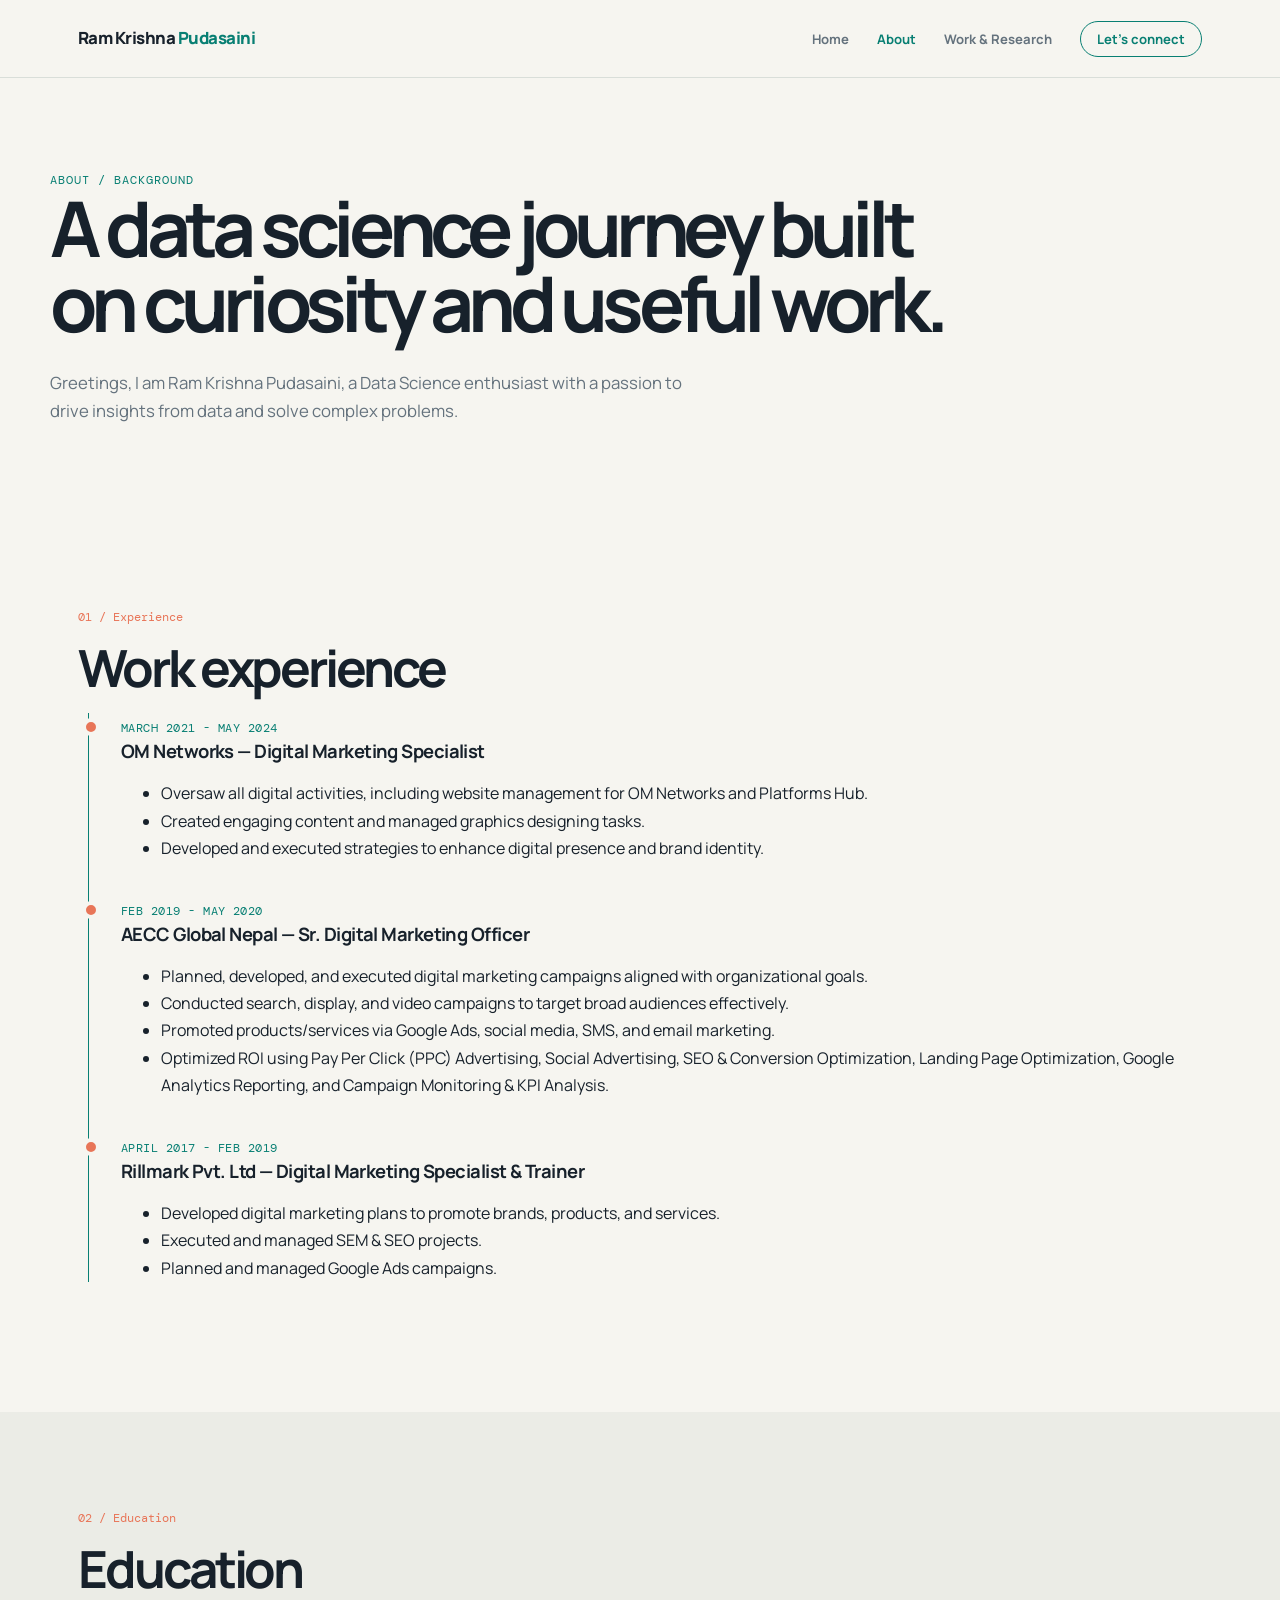
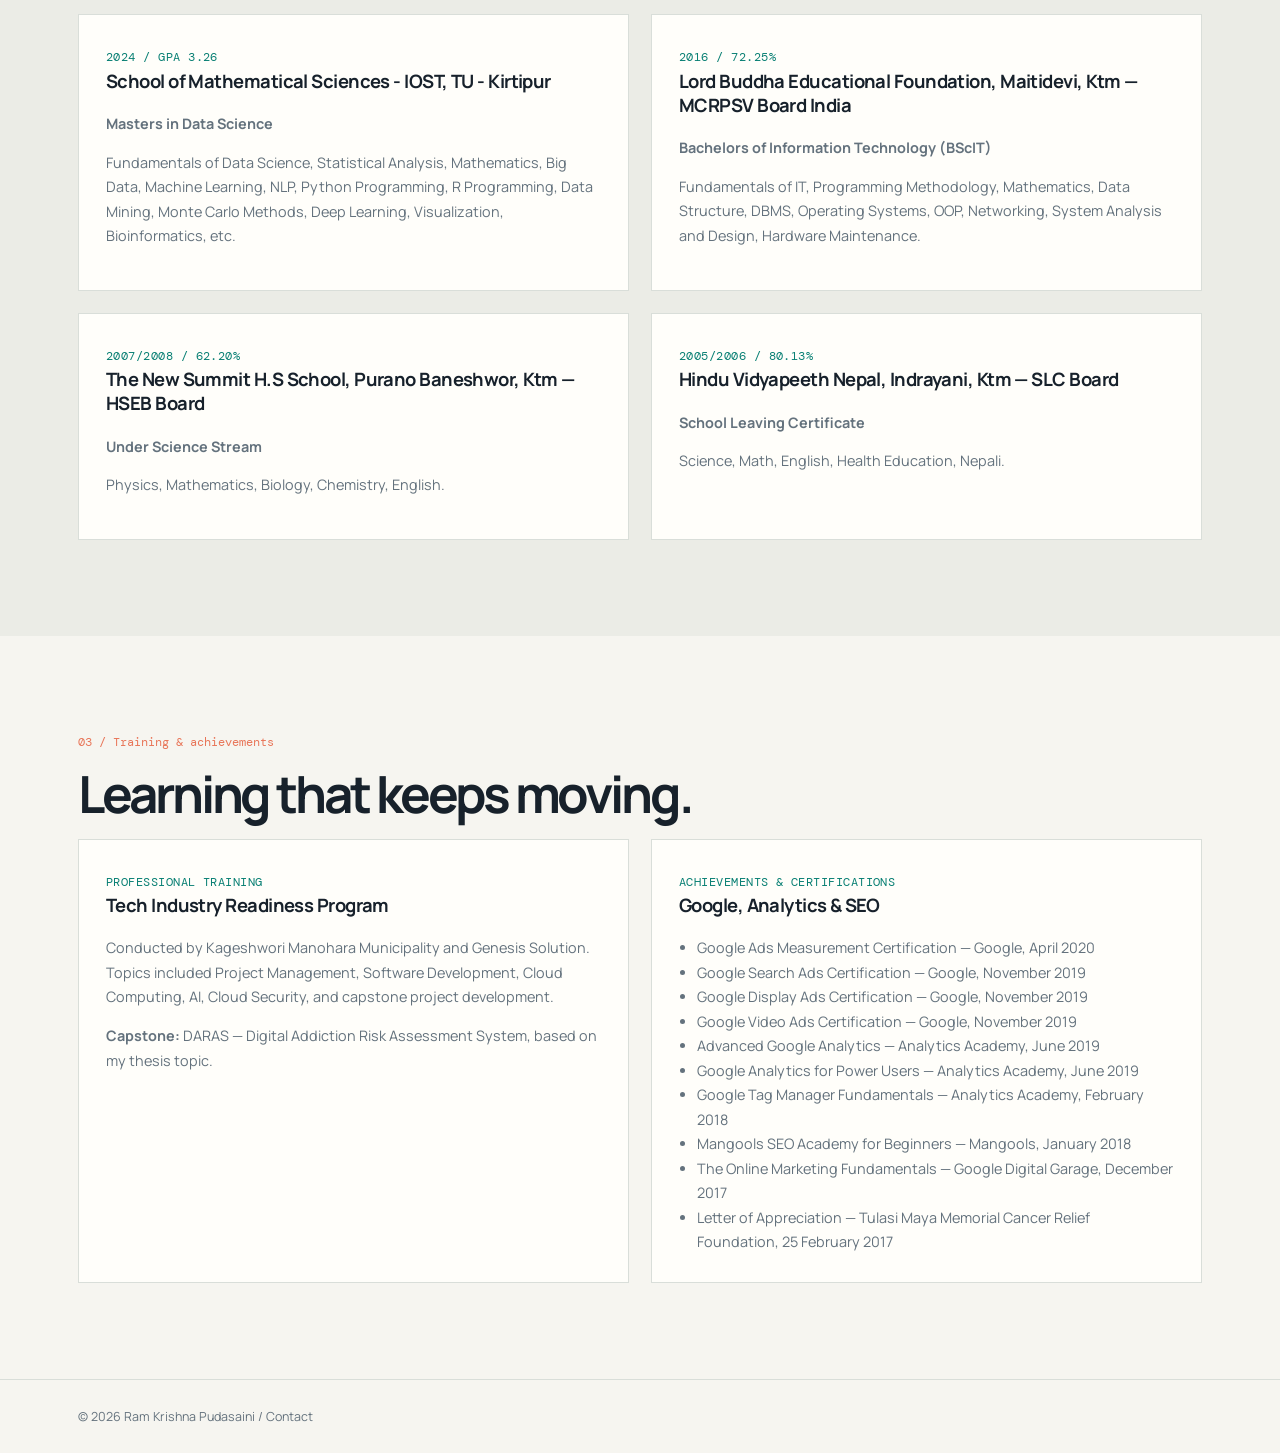
<file: about.html>
<!doctype html><html lang="en"><head><meta charset="utf-8"><meta name="viewport" content="width=device-width,initial-scale=1"><meta name="description" content="About Ram Krishna Pudasaini: experience, education, and certifications."><title>About | Ram Krishna Pudasaini</title><link rel="stylesheet" href="styles.css"></head><body><div class="nav-wrap"><nav class="site-nav"><a class="brand" href="index.html">Ram Krishna <span>Pudasaini</span></a><ul class="nav-links"><li><a href="index.html">Home</a></li><li><a class="active" href="about.html">About</a></li><li><a href="blog.html">Work &amp; Research</a></li><li><a class="nav-cta" href="contact.html">Let's connect</a></li></ul></nav></div><main><section class="container page-hero"><div class="eyebrow">About / background</div><h1>A data science journey built on curiosity and useful work.</h1><p>Greetings, I am Ram Krishna Pudasaini, a Data Science enthusiast with a passion to drive insights from data and solve complex problems.</p></section><section class="section" id="experience"><div class="container"><div class="kicker">01 / Experience</div><h2>Work experience</h2><div class="timeline"><div class="timeline-item"><span class="meta">March 2021 - May 2024</span><h3>OM Networks — Digital Marketing Specialist</h3><ul><li>Oversaw all digital activities, including website management for OM Networks and Platforms Hub.</li><li>Created engaging content and managed graphics designing tasks.</li><li>Developed and executed strategies to enhance digital presence and brand identity.</li></ul></div><div class="timeline-item"><span class="meta">Feb 2019 - May 2020</span><h3>AECC Global Nepal — Sr. Digital Marketing Officer</h3><ul><li>Planned, developed, and executed digital marketing campaigns aligned with organizational goals.</li><li>Conducted search, display, and video campaigns to target broad audiences effectively.</li><li>Promoted products/services via Google Ads, social media, SMS, and email marketing.</li><li>Optimized ROI using Pay Per Click (PPC) Advertising, Social Advertising, SEO &amp; Conversion Optimization, Landing Page Optimization, Google Analytics Reporting, and Campaign Monitoring &amp; KPI Analysis.</li></ul></div><div class="timeline-item"><span class="meta">April 2017 - Feb 2019</span><h3>Rillmark Pvt. Ltd — Digital Marketing Specialist &amp; Trainer</h3><ul><li>Developed digital marketing plans to promote brands, products, and services.</li><li>Executed and managed SEM &amp; SEO projects.</li><li>Planned and managed Google Ads campaigns.</li></ul></div></div></div></section><section class="section alt-bg"><div class="container"><div class="kicker">02 / Education</div><h2>Education</h2><div class="grid-2"><div class="card"><span class="meta">2024 / GPA 3.26</span><h3>School of Mathematical Sciences - IOST, TU - Kirtipur</h3><p><strong>Masters in Data Science</strong></p><p>Fundamentals of Data Science, Statistical Analysis, Mathematics, Big Data, Machine Learning, NLP, Python Programming, R Programming, Data Mining, Monte Carlo Methods, Deep Learning, Visualization, Bioinformatics, etc.</p></div><div class="card"><span class="meta">2016 / 72.25%</span><h3>Lord Buddha Educational Foundation, Maitidevi, Ktm — MCRPSV Board India</h3><p><strong>Bachelors of Information Technology (BScIT)</strong></p><p>Fundamentals of IT, Programming Methodology, Mathematics, Data Structure, DBMS, Operating Systems, OOP, Networking, System Analysis and Design, Hardware Maintenance.</p></div><div class="card"><span class="meta">2007/2008 / 62.20%</span><h3>The New Summit H.S School, Purano Baneshwor, Ktm — HSEB Board</h3><p><strong>Under Science Stream</strong></p><p>Physics, Mathematics, Biology, Chemistry, English.</p></div><div class="card"><span class="meta">2005/2006 / 80.13%</span><h3>Hindu Vidyapeeth Nepal, Indrayani, Ktm — SLC Board</h3><p><strong>School Leaving Certificate</strong></p><p>Science, Math, English, Health Education, Nepali.</p></div></div></div></section><section class="section"><div class="container"><div class="kicker">03 / Training &amp; achievements</div><h2>Learning that keeps moving.</h2><div class="grid-2"><div class="card"><span class="meta">Professional training</span><h3>Tech Industry Readiness Program</h3><p>Conducted by Kageshwori Manohara Municipality and Genesis Solution. Topics included Project Management, Software Development, Cloud Computing, AI, Cloud Security, and capstone project development.</p><p><strong>Capstone:</strong> DARAS — Digital Addiction Risk Assessment System, based on my thesis topic.</p></div><div class="card"><span class="meta">Achievements &amp; certifications</span><h3>Google, Analytics &amp; SEO</h3><ul><li>Google Ads Measurement Certification — Google, April 2020</li><li>Google Search Ads Certification — Google, November 2019</li><li>Google Display Ads Certification — Google, November 2019</li><li>Google Video Ads Certification — Google, November 2019</li><li>Advanced Google Analytics — Analytics Academy, June 2019</li><li>Google Analytics for Power Users — Analytics Academy, June 2019</li><li>Google Tag Manager Fundamentals — Analytics Academy, February 2018</li><li>Mangools SEO Academy for Beginners — Mangools, January 2018</li><li>The Online Marketing Fundamentals — Google Digital Garage, December 2017</li><li>Letter of Appreciation — Tulasi Maya Memorial Cancer Relief Foundation, 25 February 2017</li></ul></div></div></div></section></main><footer><div class="container">&copy; 2026 Ram Krishna Pudasaini / <a href="contact.html">Contact</a></div></footer></body></html>
</file>
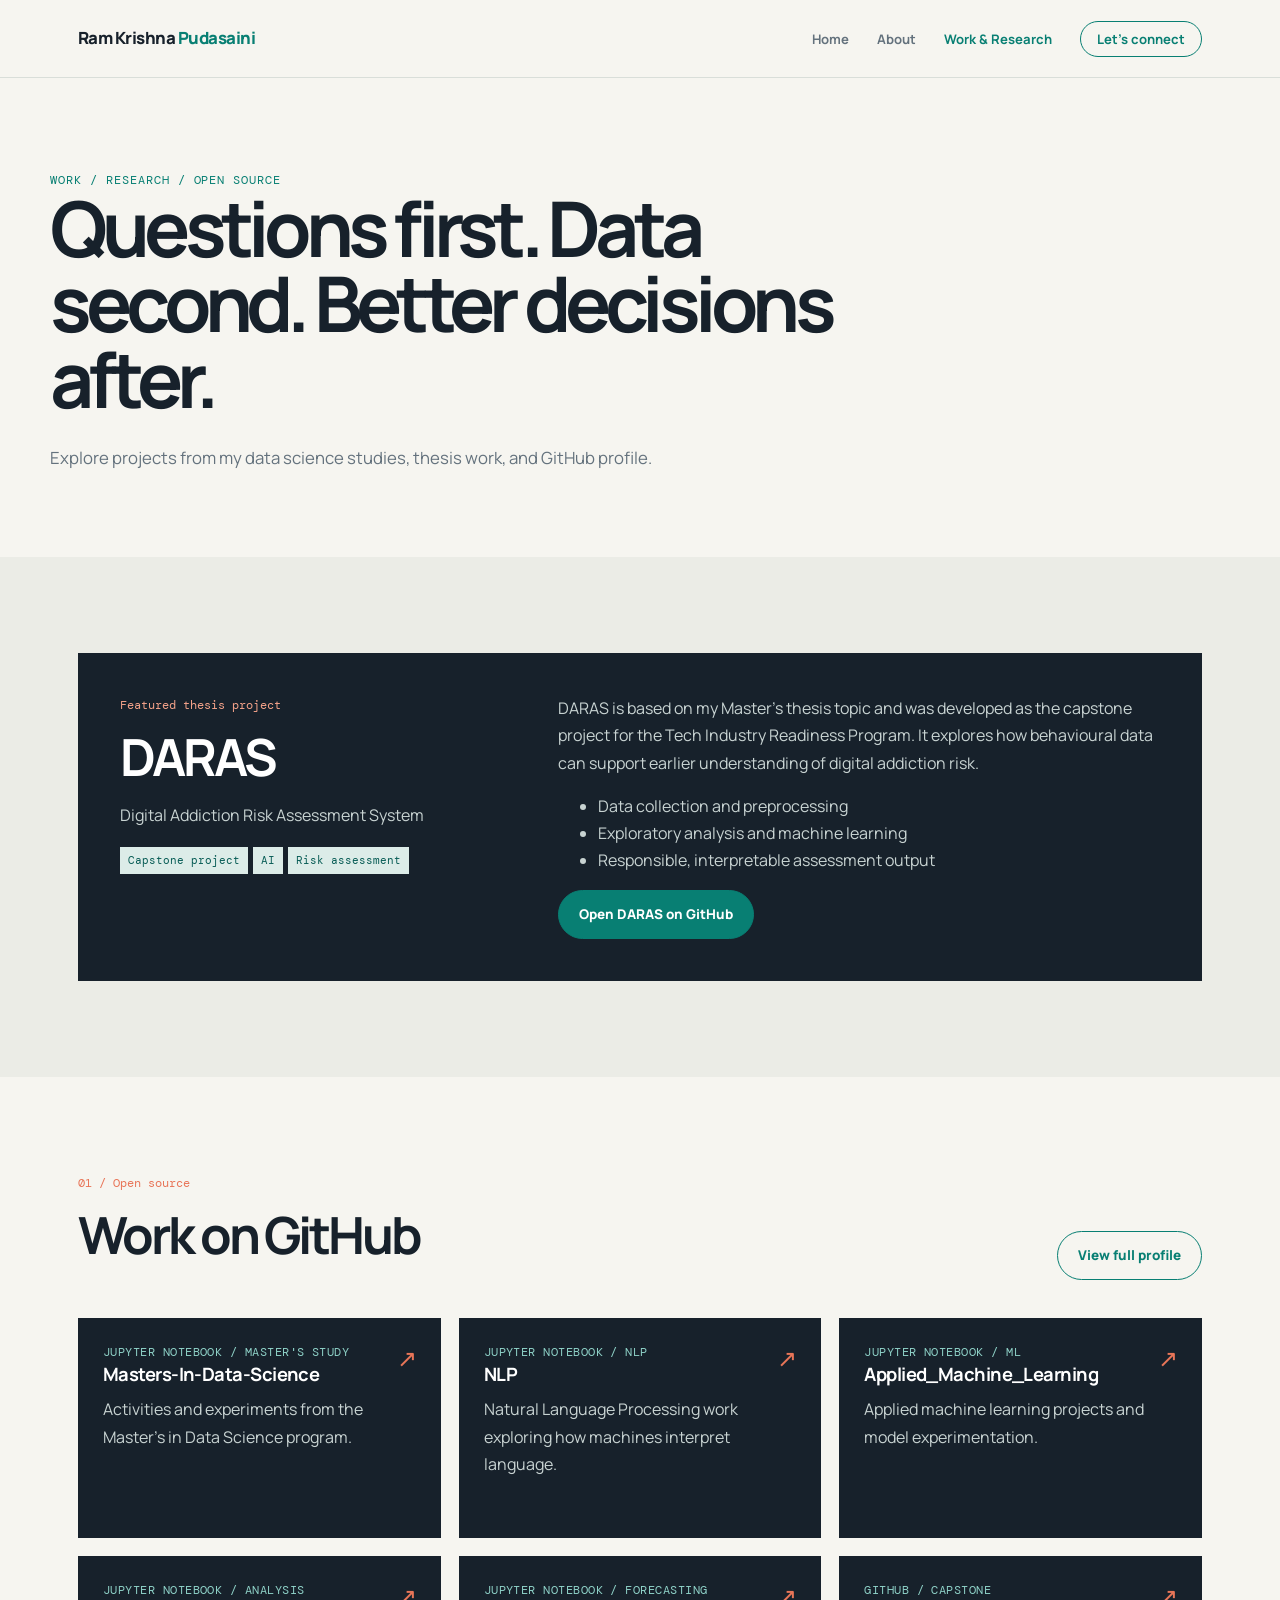
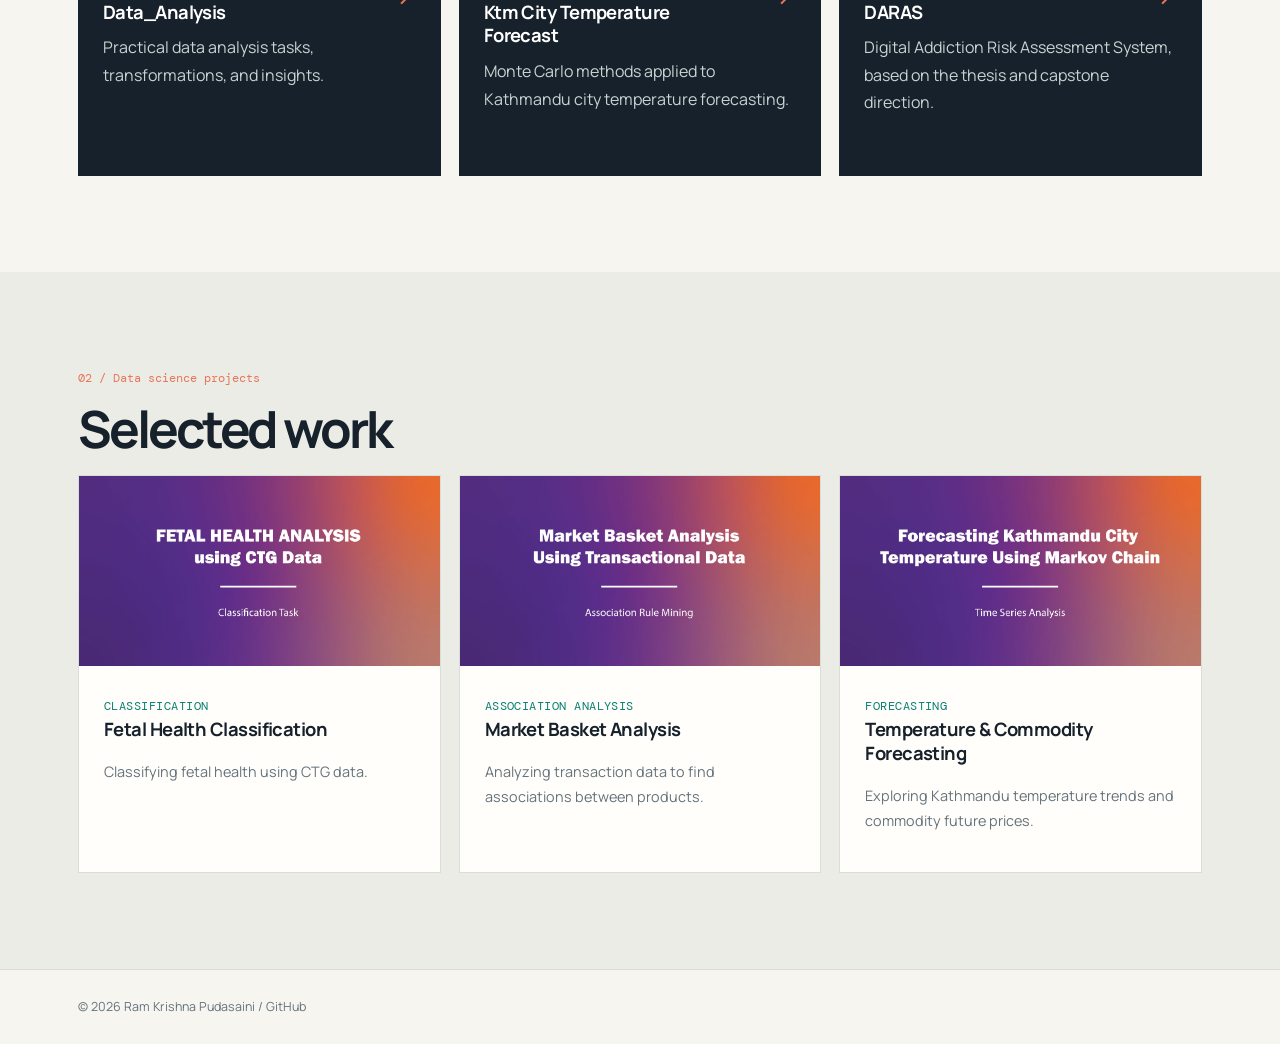
<file: blog.html>
<!doctype html><html lang="en"><head><meta charset="utf-8"><meta name="viewport" content="width=device-width,initial-scale=1"><meta name="description" content="Selected projects and GitHub work by Ram Krishna Pudasaini."><title>Work &amp; Research | Ram Krishna Pudasaini</title><link rel="stylesheet" href="styles.css"></head><body><div class="nav-wrap"><nav class="site-nav"><a class="brand" href="index.html">Ram Krishna <span>Pudasaini</span></a><ul class="nav-links"><li><a href="index.html">Home</a></li><li><a href="about.html">About</a></li><li><a class="active" href="blog.html">Work &amp; Research</a></li><li><a class="nav-cta" href="contact.html">Let's connect</a></li></ul></nav></div><main><section class="container page-hero"><div class="eyebrow">Work / research / open source</div><h1>Questions first. Data second. Better decisions after.</h1><p>Explore projects from my data science studies, thesis work, and GitHub profile.</p></section><section class="section alt-bg"><div class="container"><div class="feature"><div><div class="kicker">Featured thesis project</div><h2>DARAS</h2><p>Digital Addiction Risk Assessment System</p><span class="tag">Capstone project</span><span class="tag">AI</span><span class="tag">Risk assessment</span></div><div><p>DARAS is based on my Master's thesis topic and was developed as the capstone project for the Tech Industry Readiness Program. It explores how behavioural data can support earlier understanding of digital addiction risk.</p><ul><li>Data collection and preprocessing</li><li>Exploratory analysis and machine learning</li><li>Responsible, interpretable assessment output</li></ul><a class="button" href="https://github.com/Rk-Pudasaini/DARAS" target="_blank" rel="noopener">Open DARAS on GitHub</a></div></div></div></section><section class="section"><div class="container"><div class="section-heading"><div><div class="kicker">01 / Open source</div><h2>Work on GitHub</h2></div><a class="button alt" href="https://github.com/Rk-Pudasaini" target="_blank" rel="noopener">View full profile</a></div><div class="grid-3"><a class="repo-card" href="https://github.com/Rk-Pudasaini/Masters-In-Data-Science" target="_blank" rel="noopener"><span class="meta">Jupyter Notebook / Master's study</span><h3>Masters-In-Data-Science</h3><p>Activities and experiments from the Master's in Data Science program.</p></a><a class="repo-card" href="https://github.com/Rk-Pudasaini/NLP" target="_blank" rel="noopener"><span class="meta">Jupyter Notebook / NLP</span><h3>NLP</h3><p>Natural Language Processing work exploring how machines interpret language.</p></a><a class="repo-card" href="https://github.com/Rk-Pudasaini/Applied_Machine_Learning" target="_blank" rel="noopener"><span class="meta">Jupyter Notebook / ML</span><h3>Applied_Machine_Learning</h3><p>Applied machine learning projects and model experimentation.</p></a><a class="repo-card" href="https://github.com/Rk-Pudasaini/Data_Analysis" target="_blank" rel="noopener"><span class="meta">Jupyter Notebook / Analysis</span><h3>Data_Analysis</h3><p>Practical data analysis tasks, transformations, and insights.</p></a><a class="repo-card" href="https://github.com/Rk-Pudasaini/Ktm_city_temperature_forcast_using_monte_carlo" target="_blank" rel="noopener"><span class="meta">Jupyter Notebook / Forecasting</span><h3>Ktm City Temperature Forecast</h3><p>Monte Carlo methods applied to Kathmandu city temperature forecasting.</p></a><a class="repo-card" href="https://github.com/Rk-Pudasaini/DARAS" target="_blank" rel="noopener"><span class="meta">GitHub / Capstone</span><h3>DARAS</h3><p>Digital Addiction Risk Assessment System, based on the thesis and capstone direction.</p></a></div></div></section><section class="section alt-bg"><div class="container"><div class="kicker">02 / Data science projects</div><h2>Selected work</h2><div class="grid-3"><article class="card project-card"><img src="assets/fetal-health-analysis.jpg" alt="Fetal health analysis"><div class="card-body"><span class="meta">Classification</span><h3>Fetal Health Classification</h3><p>Classifying fetal health using CTG data.</p></div></article><article class="card project-card"><img src="assets/market_basket_analysis.jpg" alt="Market basket analysis"><div class="card-body"><span class="meta">Association analysis</span><h3>Market Basket Analysis</h3><p>Analyzing transaction data to find associations between products.</p></div></article><article class="card project-card"><img src="assets/forecasting_time_series.jpg" alt="Time series forecasting"><div class="card-body"><span class="meta">Forecasting</span><h3>Temperature &amp; Commodity Forecasting</h3><p>Exploring Kathmandu temperature trends and commodity future prices.</p></div></article></div></div></section></main><footer><div class="container">&copy; 2026 Ram Krishna Pudasaini / <a href="https://github.com/Rk-Pudasaini" target="_blank" rel="noopener">GitHub</a></div></footer></body></html>
</file>
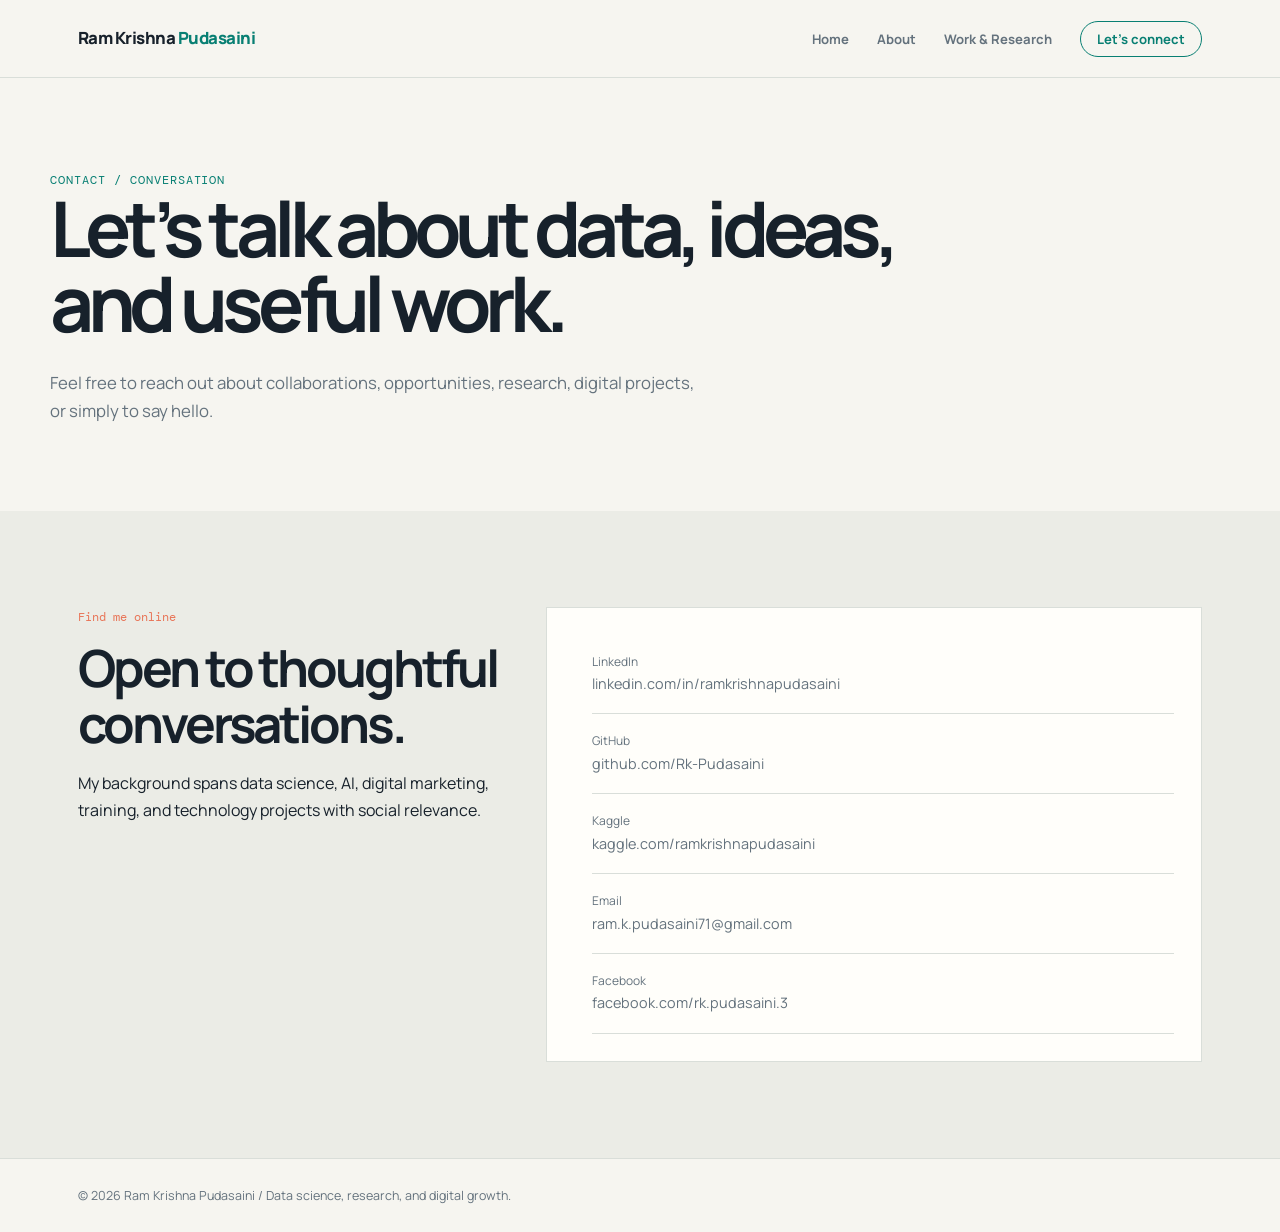
<file: contact.html>
<!doctype html><html lang="en"><head><meta charset="utf-8"><meta name="viewport" content="width=device-width,initial-scale=1"><meta name="description" content="Contact Ram Krishna Pudasaini."><title>Contact | Ram Krishna Pudasaini</title><link rel="stylesheet" href="styles.css"></head><body><div class="nav-wrap"><nav class="site-nav"><a class="brand" href="index.html">Ram Krishna <span>Pudasaini</span></a><ul class="nav-links"><li><a href="index.html">Home</a></li><li><a href="about.html">About</a></li><li><a href="blog.html">Work &amp; Research</a></li><li><a class="nav-cta active" href="contact.html">Let's connect</a></li></ul></nav></div><main><section class="container page-hero"><div class="eyebrow">Contact / conversation</div><h1>Let’s talk about data, ideas, and useful work.</h1><p>Feel free to reach out about collaborations, opportunities, research, digital projects, or simply to say hello.</p></section><section class="section alt-bg"><div class="container contact-grid"><div><div class="kicker">Find me online</div><h2>Open to thoughtful conversations.</h2><p>My background spans data science, AI, digital marketing, training, and technology projects with social relevance.</p></div><div class="card"><ul class="contact-list"><li><span>LinkedIn</span><a href="https://www.linkedin.com/in/ramkrishnapudasaini" target="_blank" rel="noopener">linkedin.com/in/ramkrishnapudasaini</a></li><li><span>GitHub</span><a href="https://github.com/Rk-Pudasaini" target="_blank" rel="noopener">github.com/Rk-Pudasaini</a></li><li><span>Kaggle</span><a href="https://www.kaggle.com/ramkrishnapudasaini" target="_blank" rel="noopener">kaggle.com/ramkrishnapudasaini</a></li><li><span>Email</span><a href="mailto:ram.k.pudasaini71@gmail.com">ram.k.pudasaini71@gmail.com</a></li><li><span>Facebook</span><a href="https://www.facebook.com/rk.pudasaini.3" target="_blank" rel="noopener">facebook.com/rk.pudasaini.3</a></li></ul></div></div></section></main><footer><div class="container">&copy; 2026 Ram Krishna Pudasaini / Data science, research, and digital growth.</div></footer></body></html>
</file>
<file: styles.css>
@import url('https://fonts.googleapis.com/css2?family=DM+Mono:wght@400;500&family=Manrope:wght@400;500;600;700;800&display=swap');
:root { --ink:#17212b; --muted:#64727d; --paper:#f6f5f0; --white:#fffefa; --teal:#087f73; --teal-dark:#075c55; --coral:#e87558; --line:#d9ded9; }
* { box-sizing:border-box; } html { scroll-behavior:smooth; }
body { margin:0; color:var(--ink); background:var(--paper); font-family:'Manrope',sans-serif; line-height:1.7; }
a { color:inherit; text-decoration:none; } a:hover { color:var(--teal); text-decoration:none; }
.site-nav { align-items:center; display:flex; justify-content:space-between; margin:auto; max-width:1180px; padding:24px 28px; }
.nav-wrap { background:var(--paper); border-bottom:1px solid var(--line); } .brand { font-size:1.05rem; font-weight:800; letter-spacing:-.03em; } .brand span { color:var(--teal); }
.nav-links { align-items:center; display:flex; gap:28px; list-style:none; margin:0; padding:0; } .nav-links a { color:var(--muted); font-size:.82rem; font-weight:700; } .nav-links a:hover,.nav-links .active { color:var(--teal); }
.nav-cta { border:1px solid var(--teal); border-radius:999px; color:var(--teal)!important; padding:8px 16px; }
.container { margin:auto; max-width:1180px; padding:0 28px; } .hero { align-items:center; background:var(--ink); color:white; display:grid; gap:50px; grid-template-columns:1.25fr .75fr; min-height:570px; overflow:hidden; padding-bottom:78px; padding-top:78px; position:relative; }
.hero:before { background-image:linear-gradient(rgba(255,255,255,.045) 1px, transparent 1px),linear-gradient(90deg,rgba(255,255,255,.045) 1px,transparent 1px); background-size:38px 38px; content:''; height:320px; opacity:.65; position:absolute; right:-90px; top:-90px; transform:rotate(12deg); width:540px; }
.eyebrow,.meta,.kicker { font-family:'DM Mono',monospace; } .eyebrow { color:var(--teal); font-size:.76rem; letter-spacing:.08em; text-transform:uppercase; } .hero .eyebrow { color:#f5a38a; }
h1,h2,h3,p { margin-top:0; } h1 { font-size:clamp(3rem,7vw,6.3rem); letter-spacing:-.075em; line-height:.98; margin-bottom:28px; max-width:800px; } h2 { font-size:clamp(2rem,4vw,3.2rem); letter-spacing:-.06em; line-height:1.1; margin-bottom:18px; } h3 { font-size:1.15rem; letter-spacing:-.03em; line-height:1.3; }
.hero-copy { color:#c8d3d2; font-size:1.1rem; max-width:610px; } .hero-actions { display:flex; flex-wrap:wrap; gap:12px; margin-top:30px; }
.button { background:var(--teal); border:1px solid var(--teal); border-radius:999px; color:white; display:inline-block; font-size:.84rem; font-weight:800; padding:12px 20px; } .button:hover { background:var(--teal-dark); color:white; } .button.alt { background:transparent; color:var(--teal); }
.hero-panel { background:#101820; color:white; padding:30px; position:relative; } .hero-panel:before { border:1px solid var(--coral); content:''; height:74px; left:-14px; position:absolute; top:-14px; width:74px; } .hero-panel img { filter:saturate(.85); height:280px; object-fit:cover; width:100%; } .hero-panel p { color:#c8d3d2; font-size:.9rem; margin:20px 0 0; }
.section { padding:96px 0; } .section.alt-bg { background:#ebece6; } .section-heading { align-items:end; display:flex; justify-content:space-between; margin-bottom:38px; } .section-heading p { color:var(--muted); margin:0; max-width:460px; } .kicker { color:var(--coral); font-size:.75rem; margin-bottom:12px; }
.grid-3 { display:grid; gap:18px; grid-template-columns:repeat(3,1fr); } .grid-2 { display:grid; gap:22px; grid-template-columns:repeat(2,1fr); } .card { background:var(--white); border:1px solid var(--line); padding:27px; } .card p,.card li { color:var(--muted); font-size:.9rem; } .card ul { margin:0; padding-left:18px; }
.tag { background:#dcece8; color:var(--teal-dark); display:inline-block; font-family:'DM Mono',monospace; font-size:.7rem; margin:0 5px 8px 0; padding:4px 8px; }
.project-card { overflow:hidden; padding:0; } .project-card img { display:block; height:190px; object-fit:cover; width:100%; } .project-card .card-body { padding:25px; } .project-card .card-body p { min-height:48px; }
.repo-card { background:var(--ink); border:0; color:white; display:flex; flex-direction:column; min-height:220px; padding:25px; position:relative; } .repo-card:after { color:var(--coral); content:'↗'; font-size:1.5rem; position:absolute; right:24px; top:20px; } .repo-card h3 { margin-bottom:10px; max-width:82%; } .repo-card p { color:#c8d3d2; flex:1; } .repo-card .meta { color:#8ed1c7; } .repo-card:hover { background:var(--teal-dark); color:white; transform:translateY(-5px); transition:transform .2s ease,background .2s ease; } .repo-card:hover p { color:#e5f1ed; }
.feature { background:var(--ink); color:white; display:grid; gap:36px; grid-template-columns:.8fr 1.2fr; padding:42px; } .feature p,.feature li { color:#c8d3d2; } .feature h2 { color:white; } .feature .kicker { color:#f5a38a; }
.meta { color:var(--teal); font-size:.72rem; letter-spacing:.04em; text-transform:uppercase; } .timeline { border-left:1px solid var(--teal); margin-left:10px; padding-left:32px; } .timeline-item { margin-bottom:34px; position:relative; } .timeline-item:before { background:var(--coral); border:4px solid var(--paper); border-radius:50%; content:''; height:10px; left:-39px; position:absolute; top:5px; width:10px; } .timeline-item h3 { margin-bottom:5px; } .timeline-item p { color:var(--muted); font-size:.9rem; margin-bottom:4px; }
.stat-row { border-top:1px solid var(--line); display:grid; grid-template-columns:repeat(3,1fr); margin-top:42px; padding-top:28px; } .stat strong { display:block; font-size:2rem; letter-spacing:-.06em; } .stat span { color:var(--muted); font-size:.8rem; }
.page-hero { padding:92px 0 68px; } .page-hero h1 { font-size:clamp(2.8rem,6vw,5.4rem); max-width:900px; } .page-hero p { color:var(--muted); font-size:1.05rem; max-width:650px; } .contact-grid { align-items:start; display:grid; gap:30px; grid-template-columns:.8fr 1.2fr; }
.contact-list { list-style:none; margin:0; padding:0; } .contact-list li { border-bottom:1px solid var(--line); padding:17px 0; } .contact-list span { color:var(--muted); display:block; font-size:.75rem; }
footer { border-top:1px solid var(--line); color:var(--muted); font-size:.78rem; padding:26px 0; }
@media (max-width:760px) { .site-nav { align-items:flex-start; flex-direction:column; gap:15px; padding:20px; } .nav-links { flex-wrap:wrap; gap:12px 18px; } .container { padding:0 20px; } .hero,.feature,.contact-grid { grid-template-columns:1fr; } .hero { min-height:auto; padding:70px 20px 80px; } h1 { font-size:3.4rem; } .section { padding:68px 0; } .section-heading { align-items:start; flex-direction:column; gap:14px; } .grid-3,.grid-2 { grid-template-columns:1fr; } .feature { padding:28px; } .stat-row { gap:15px; } }
</file>
